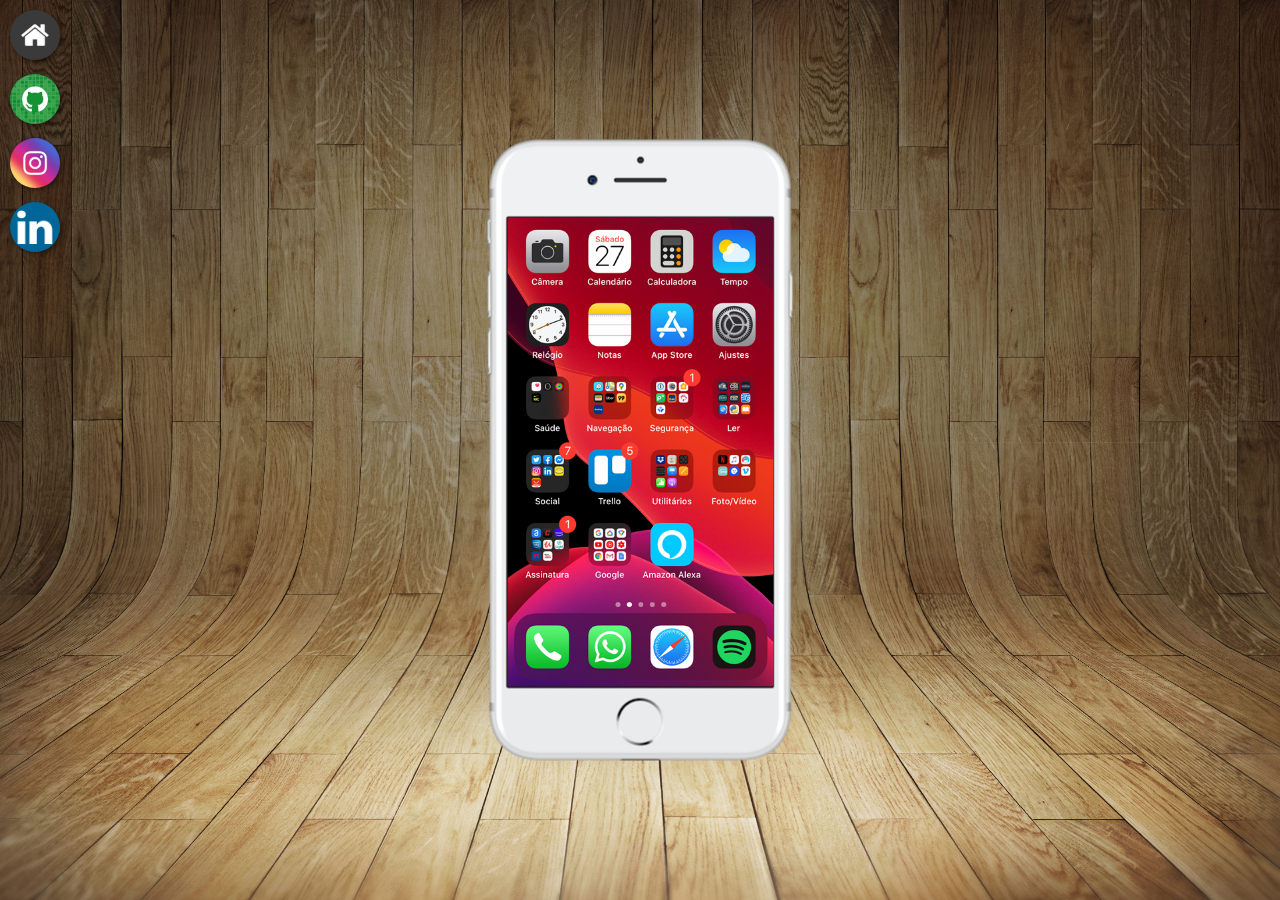
<file: index.html>
<!DOCTYPE html>
<html lang="pt-br">
<head>
    <meta charset="UTF-8">
    <meta http-equiv="X-UA-Compatible" content="IE=edge">
    <meta name="viewport" content="width=device-width, initial-scale=1.0">
    <title>Redes Sociais</title>
    <link rel="shortcut icon" href="favicon.ico" type="image/x-icon">
    <link rel="stylesheet" href="estilos/style.css">
</head>
<body>
    <main>
        <section class="telefone">
            <iframe name="tela" class="tela" src="home.html" frameborder="0"></iframe>
        </section>
        <section class="redes-sociais">
            <a href="home.html" target="tela"><img src="imagens/logo-home.jpg" alt="Home"></a>
            <a href="github.html" target="tela""><img src="imagens/logo-github.jpg" alt="GitHub"></a>
            <a href="instagram.html" target="tela"><img src="imagens/logo-instagram.jpg" alt="Instagram"></a>
            <a href="linkedin.html" target="tela"><img src="imagens/logo-linkedin.png" alt="Linkedin"></a>
        </section>
    </main>
</body>
</html>
</file>
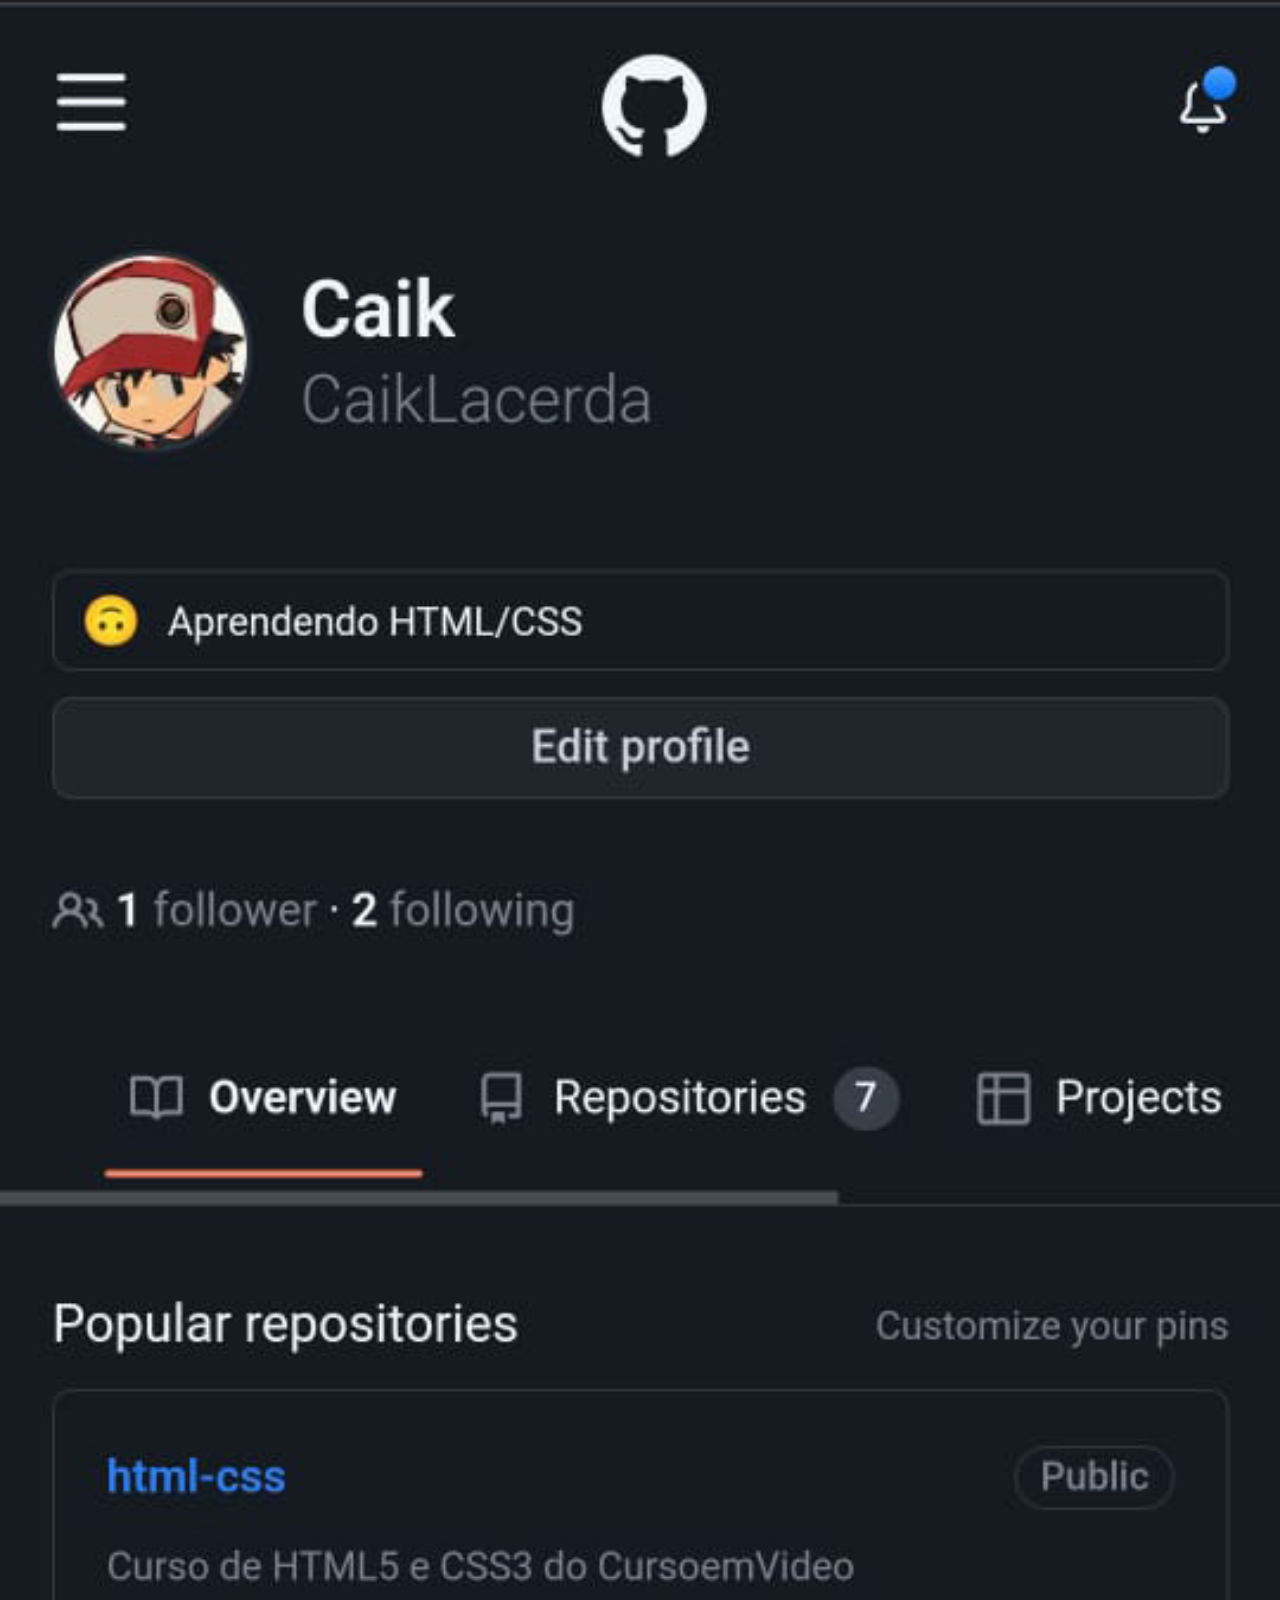
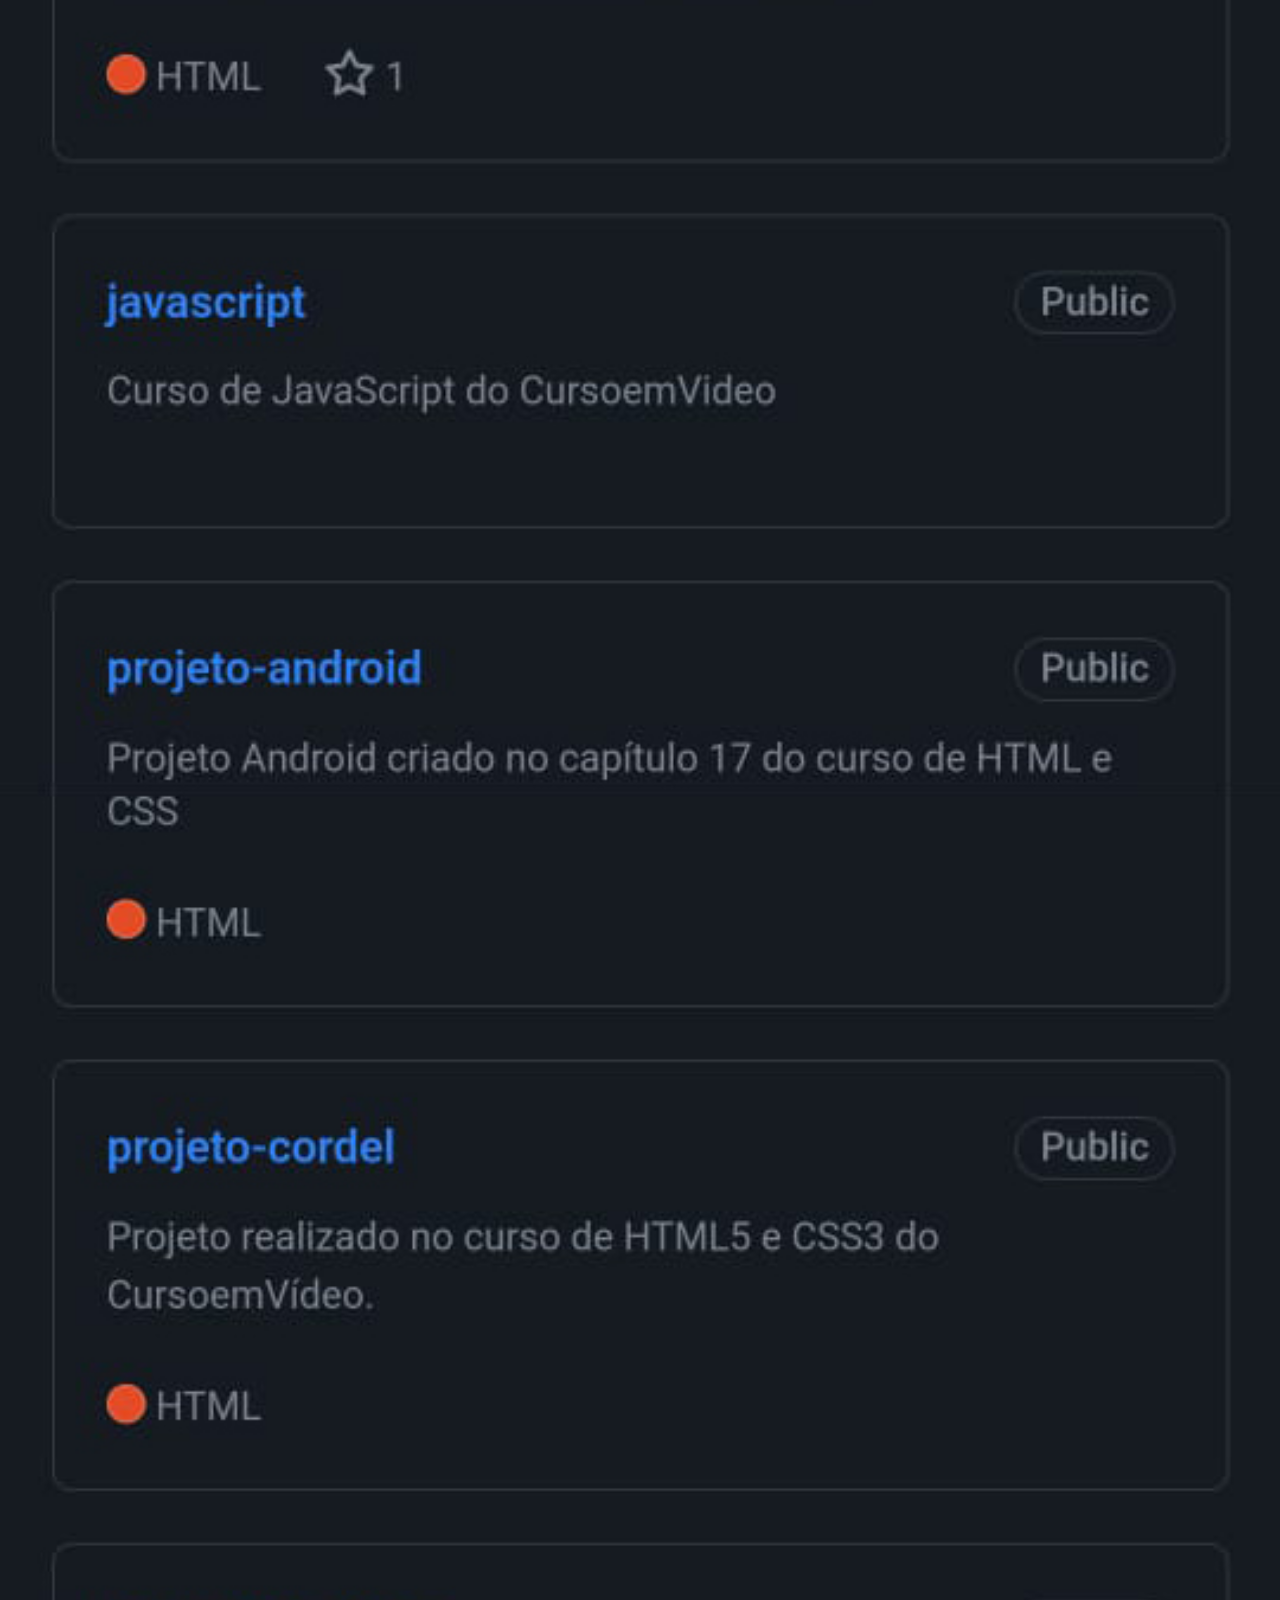
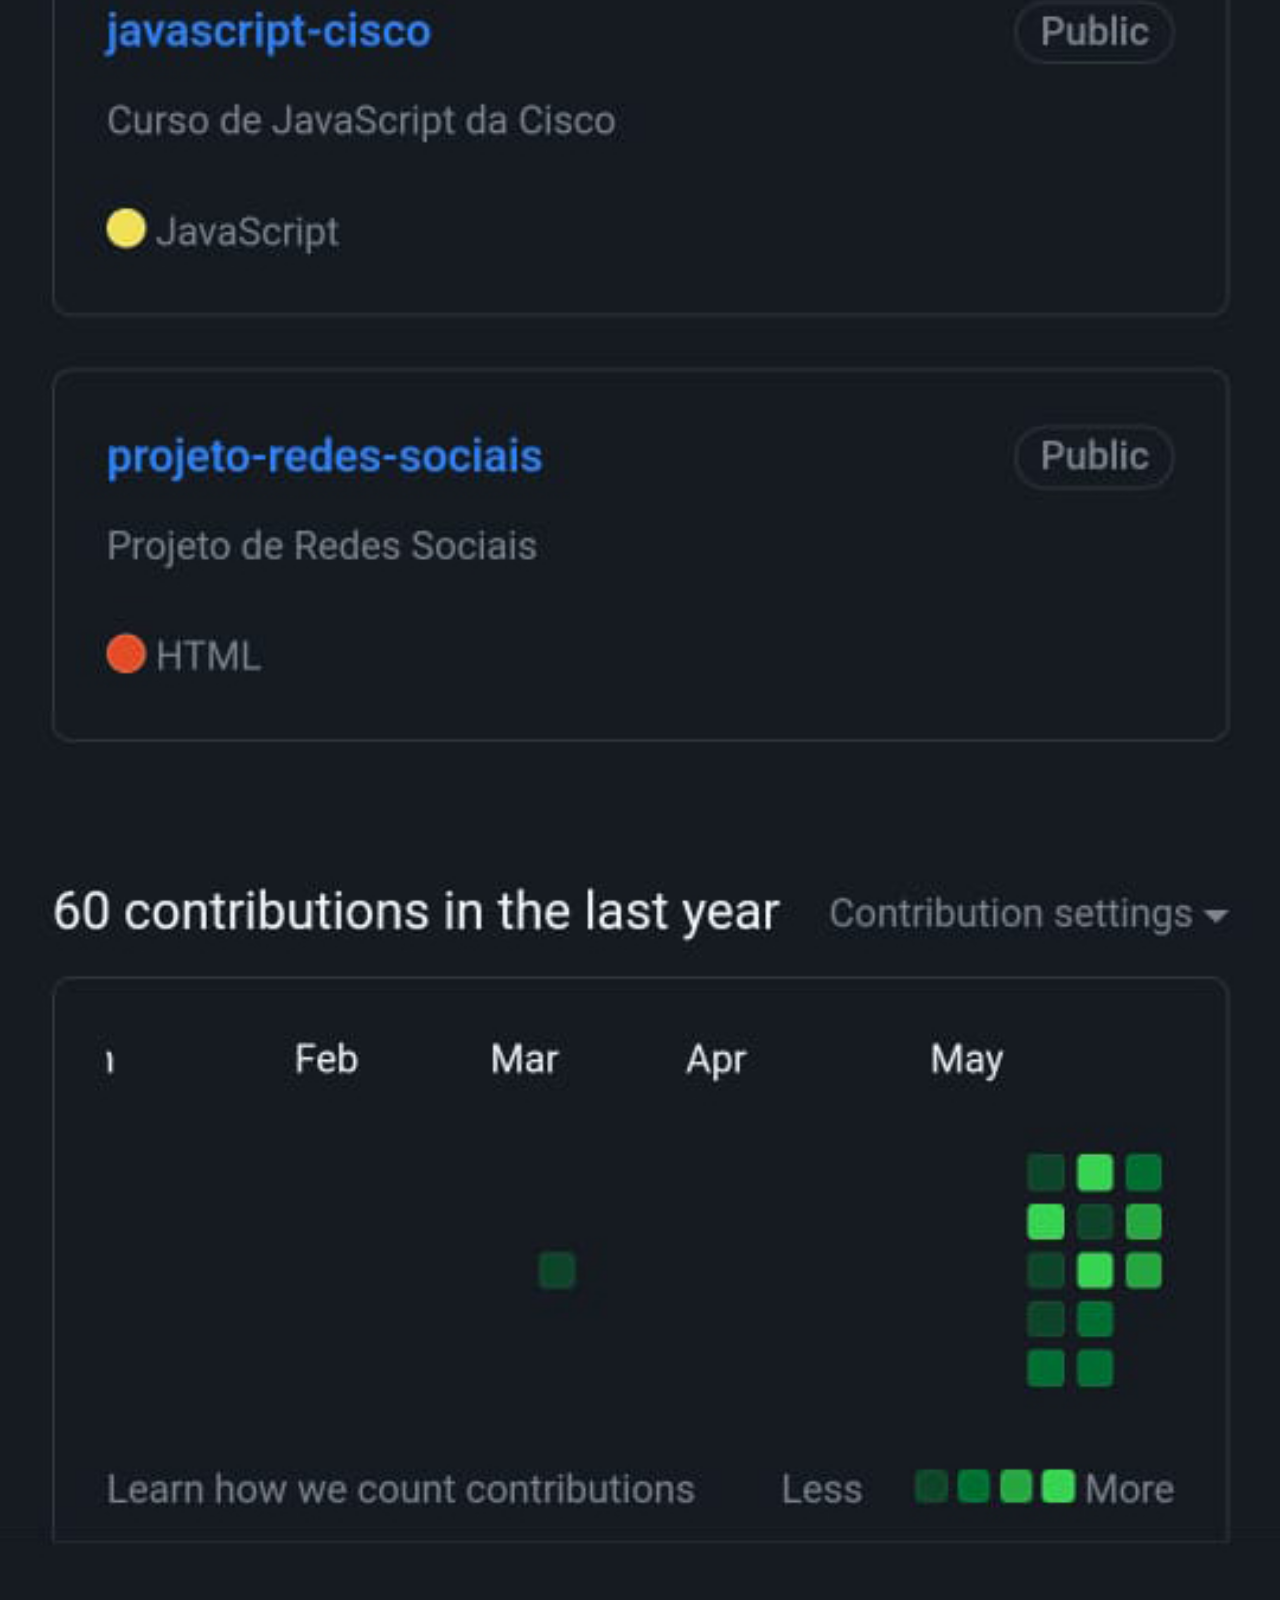
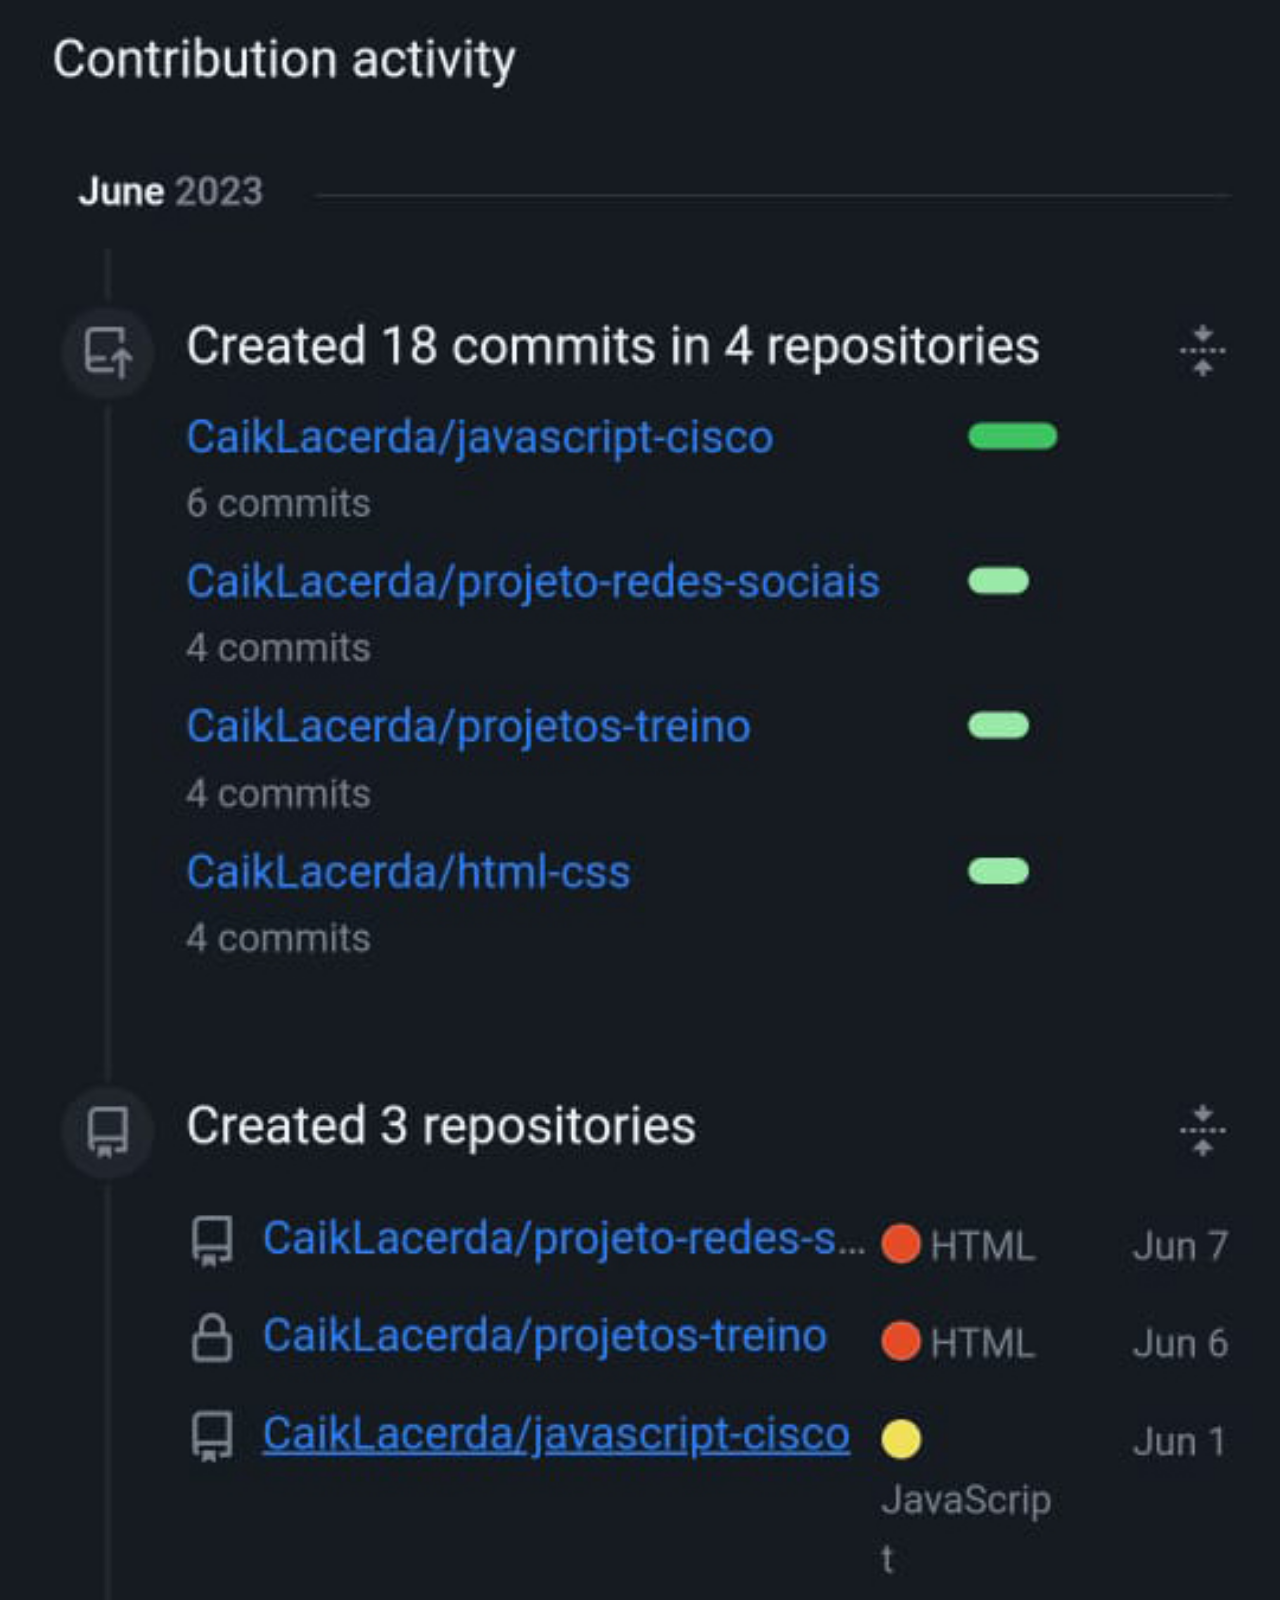
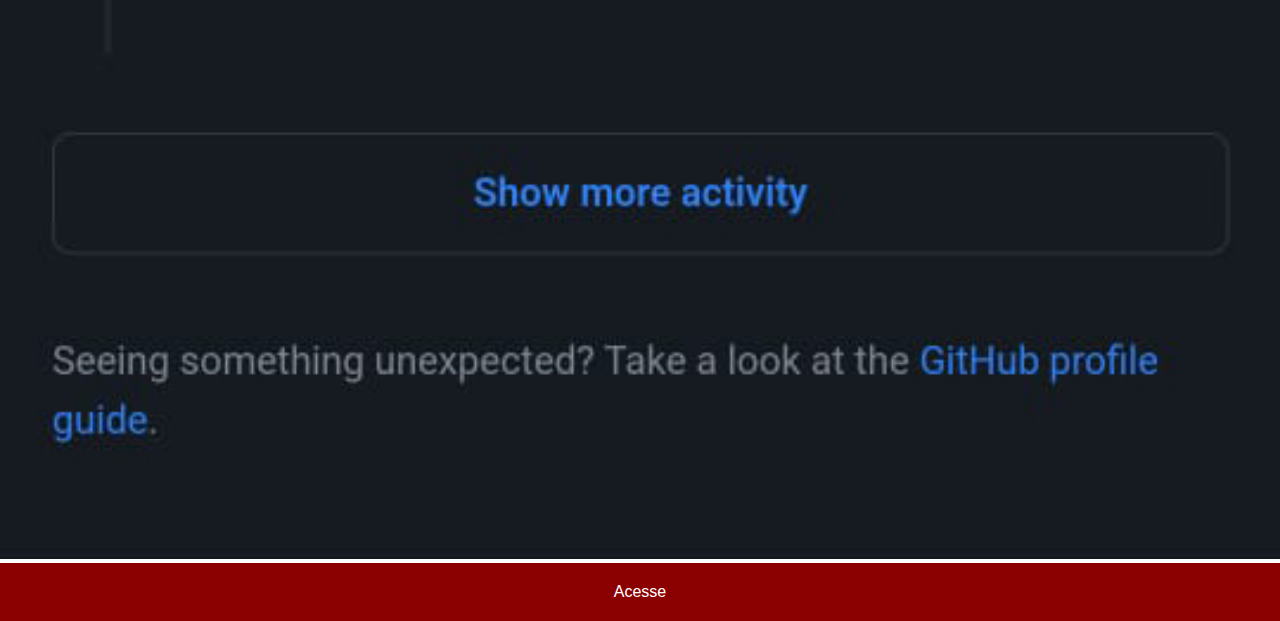
<file: github.html>
<!DOCTYPE html>
<html lang="pt-br">
<head>
    <meta charset="UTF-8">
    <meta http-equiv="X-UA-Compatible" content="IE=edge">
    <meta name="viewport" content="width=device-width, initial-scale=1.0">
    <title>GitHub</title>
    <link rel="stylesheet" href="estilos/social.css">
</head>
<body>
    <img src="imagens/tela-github.jpg" alt="GitHub">
    <a href="https://github.com/CaikLacerda" target="_blank">Acesse</a>
</body>
</html>
</file>
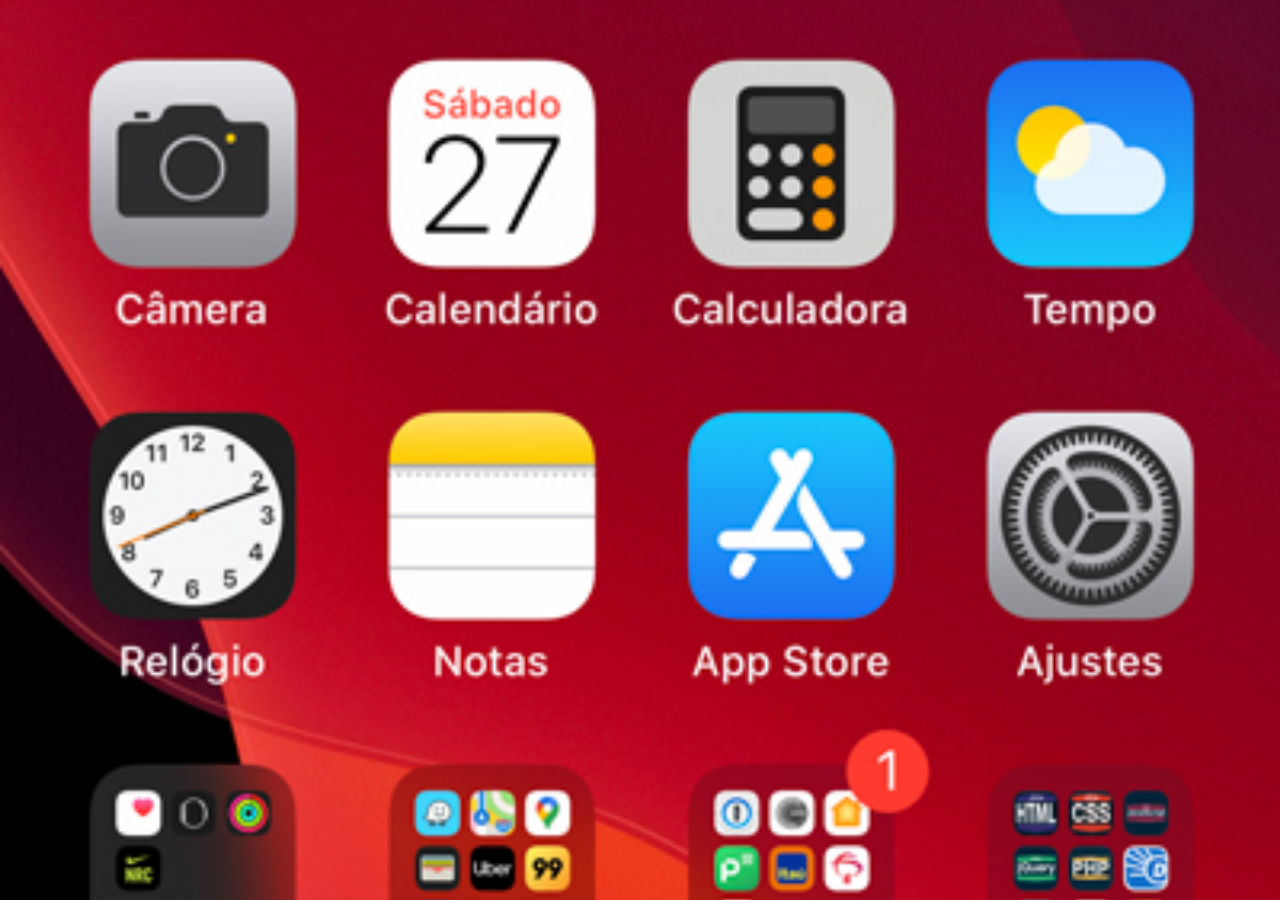
<file: home.html>
<!DOCTYPE html>
<html lang="pt-br">
<head>
    <meta charset="UTF-8">
    <meta http-equiv="X-UA-Compatible" content="IE=edge">
    <meta name="viewport" content="width=device-width, initial-scale=1.0">
    <title>Home</title>
</head>
<style>
    * {
        padding: 0px;
        margin: 0px;
    }

    body {
        background: url(imagens/tela-home.jpg) no-repeat top center;
        background-size: cover;
    }   
</style >

<body>
    
</body>
</html>
</file>
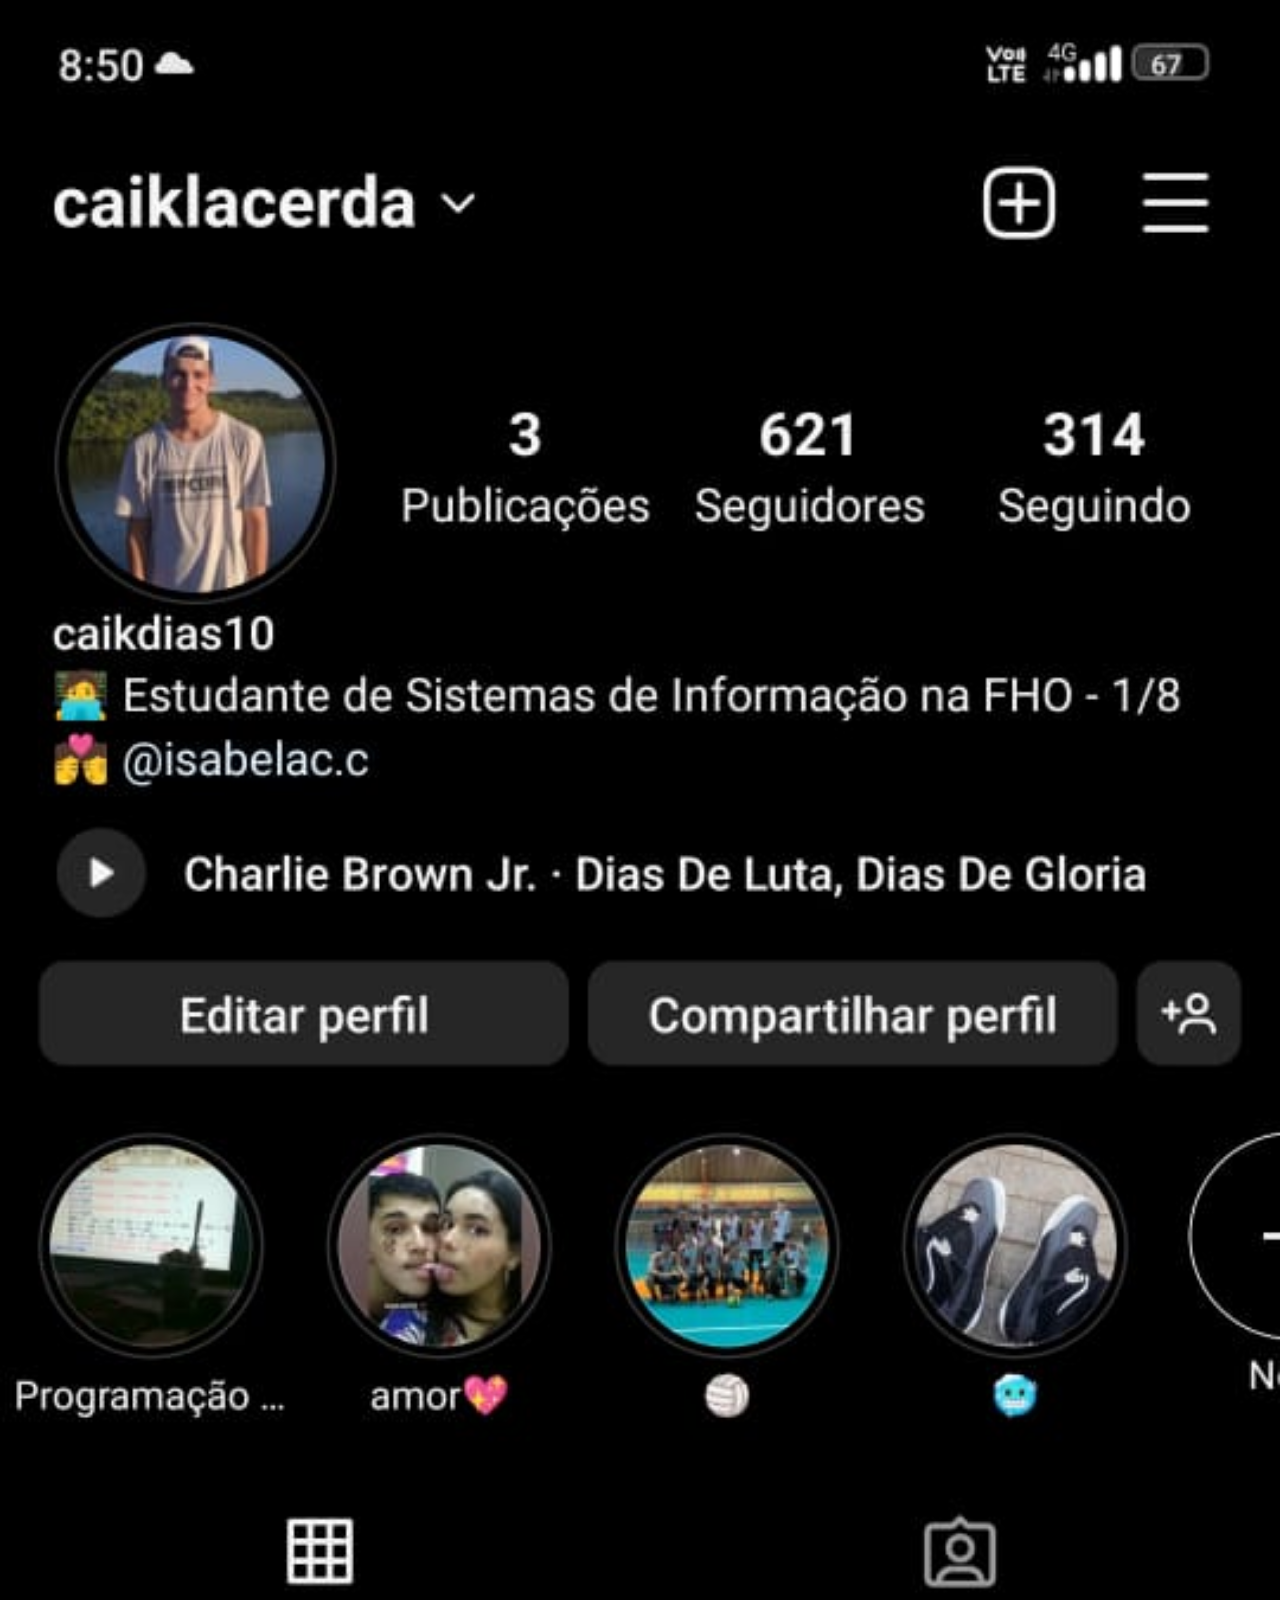
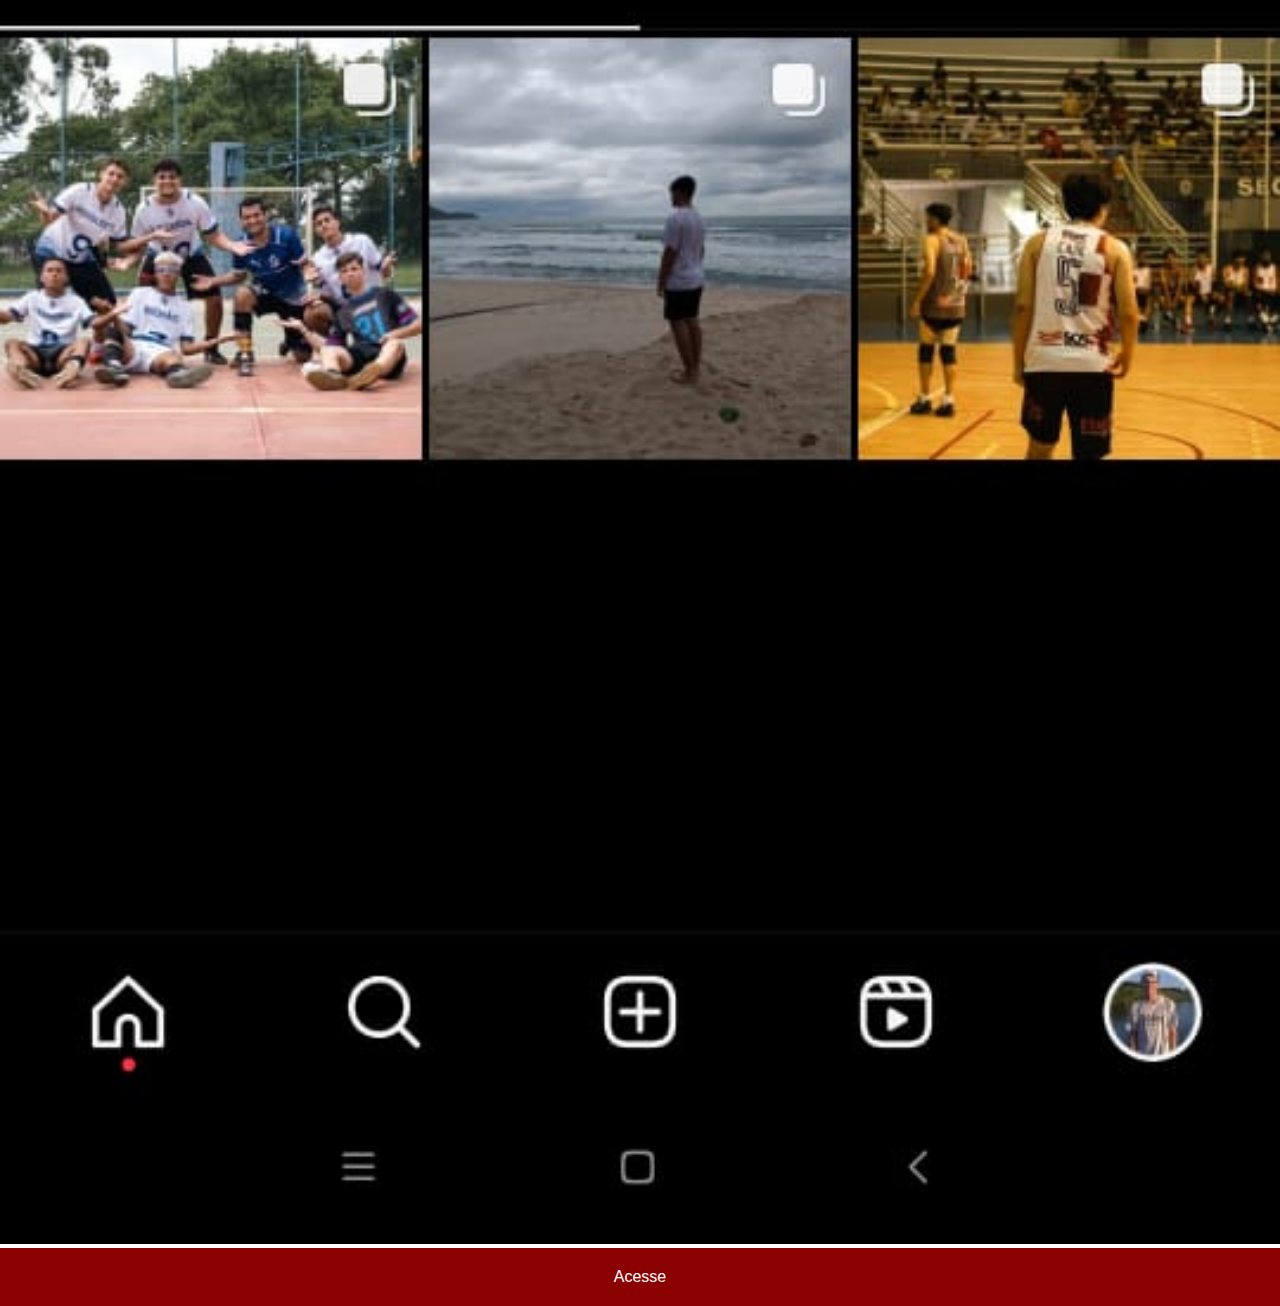
<file: instagram.html>
<!DOCTYPE html>
<html lang="pt-br">
<head>
    <meta charset="UTF-8">
    <meta http-equiv="X-UA-Compatible" content="IE=edge">
    <meta name="viewport" content="width=device-width, initial-scale=1.0">
    <title>GitHub</title>
    <link rel="stylesheet" href="estilos/social.css">
</head>
<body>
    <img src="imagens/tela-instagram.jpeg" alt="Instagram">
    <a href="https://www.instagram.com/caiklacerda/" target="_blank">Acesse</a>
</body>
</html>
</file>
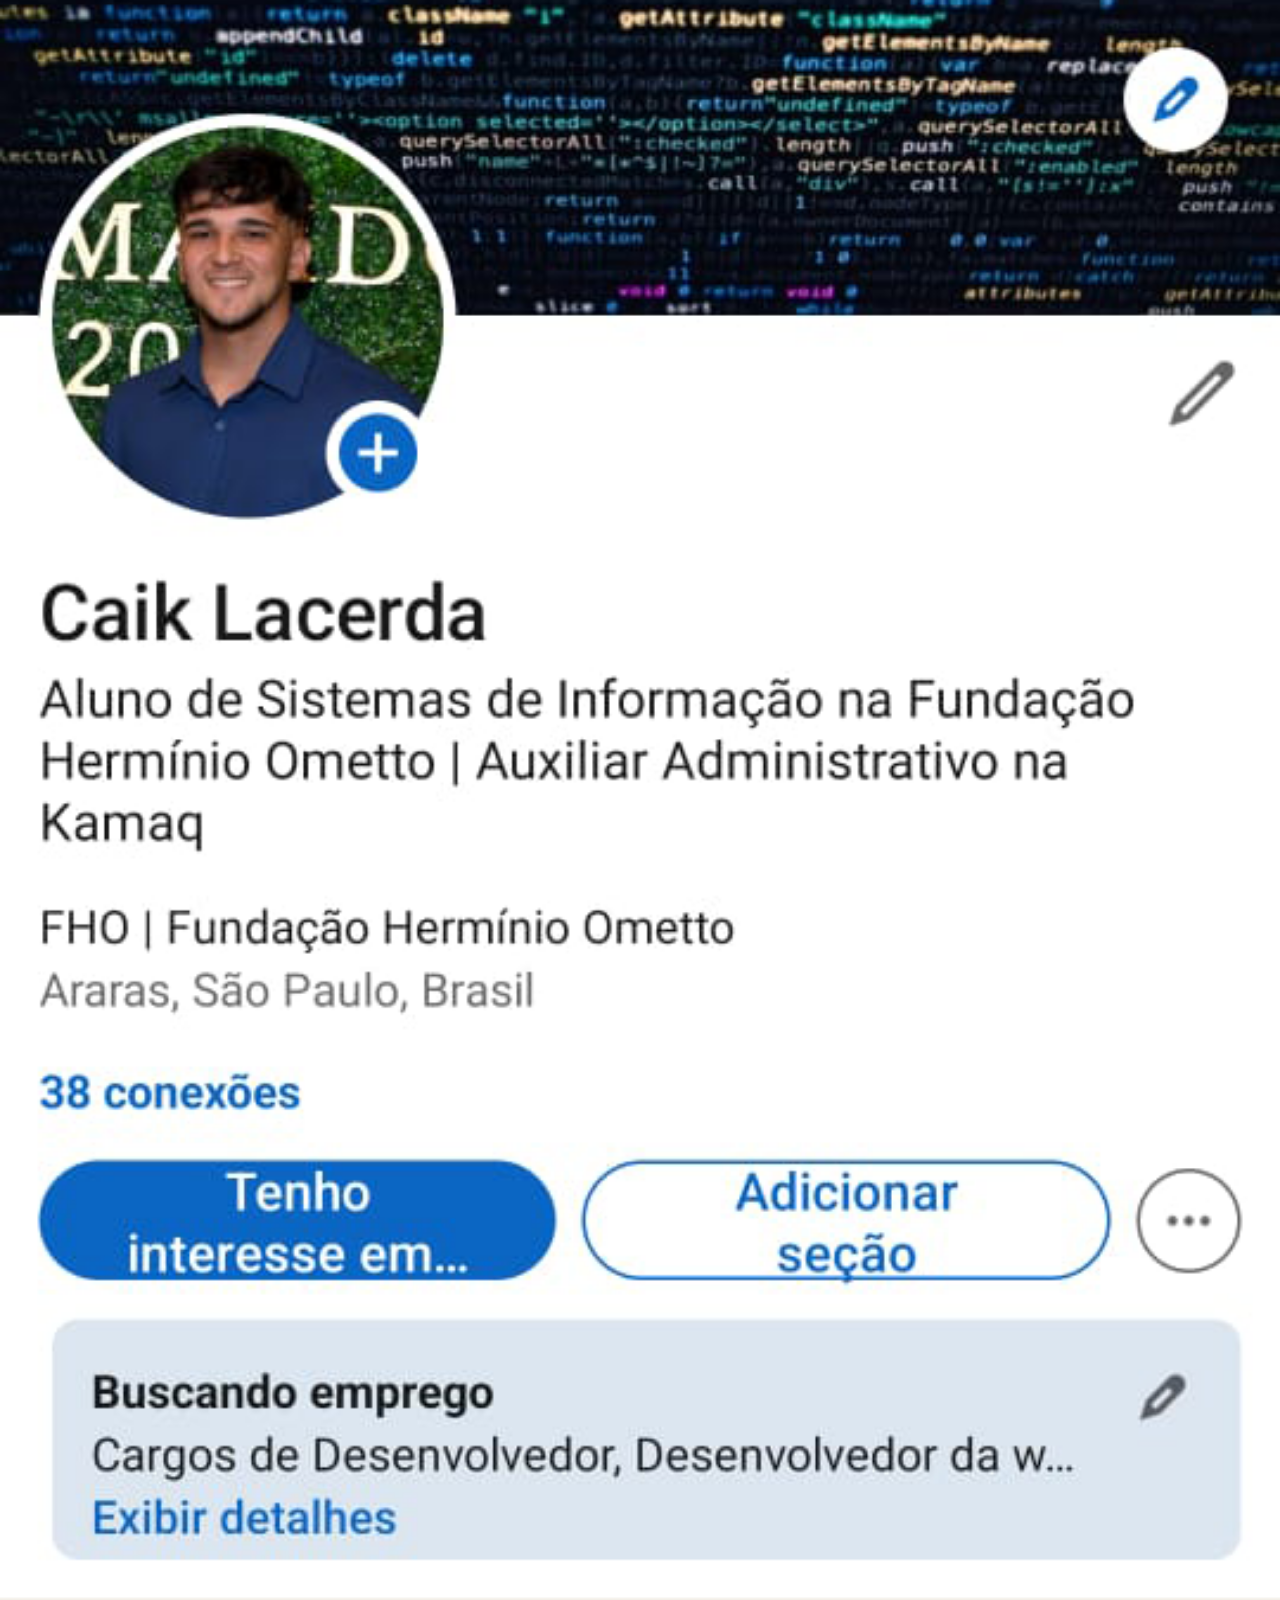
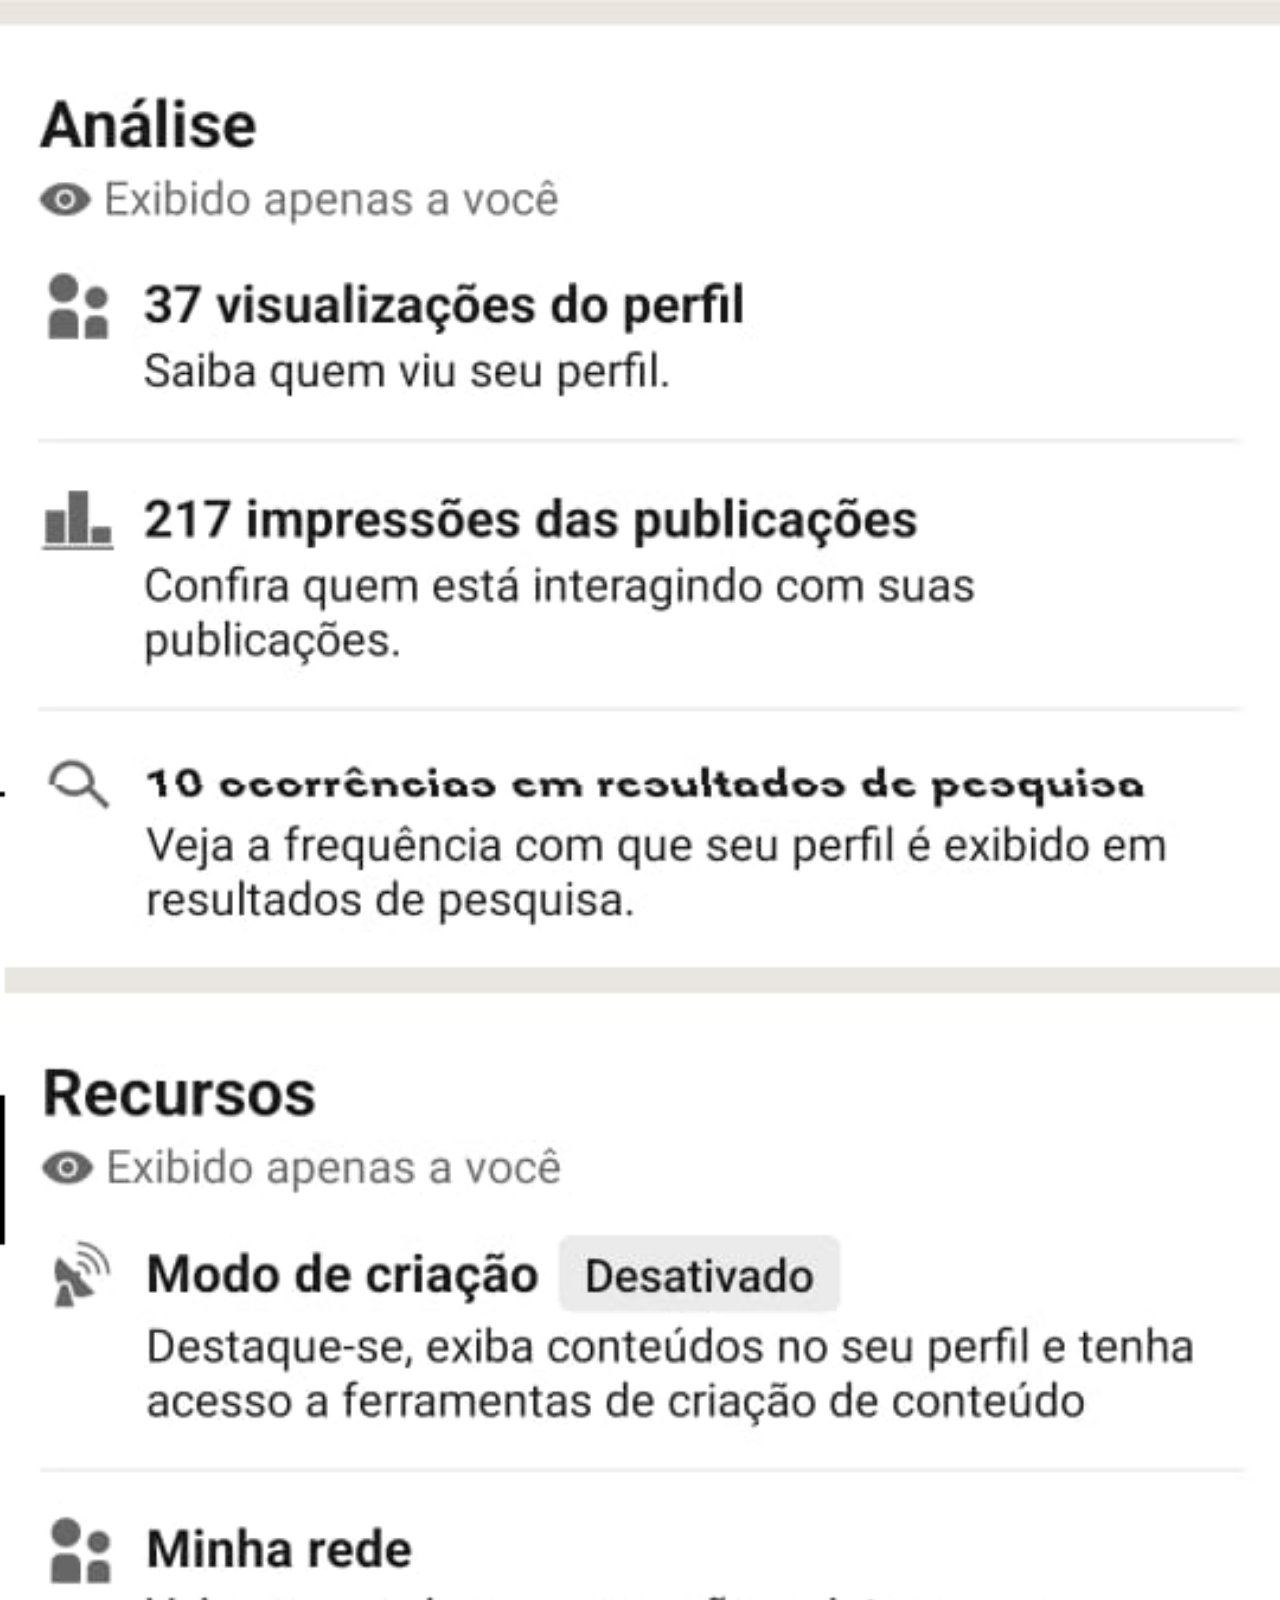
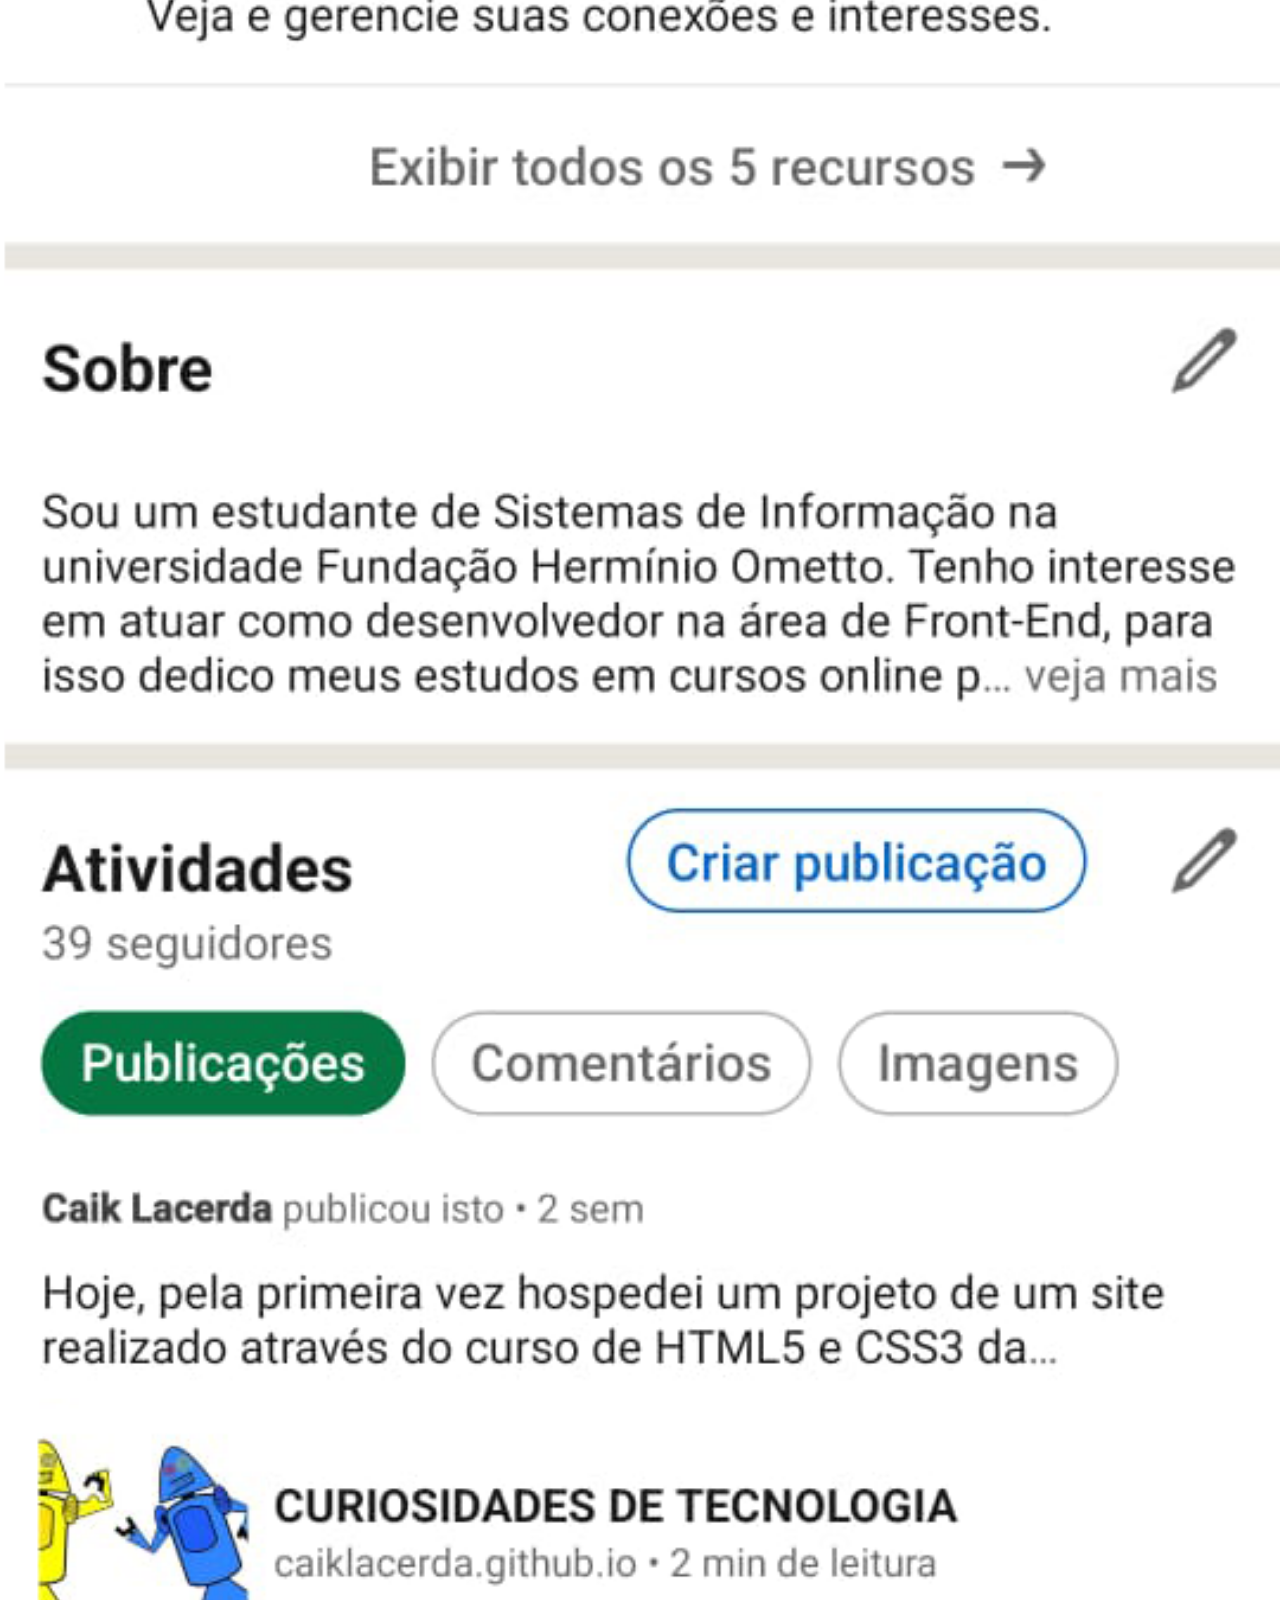
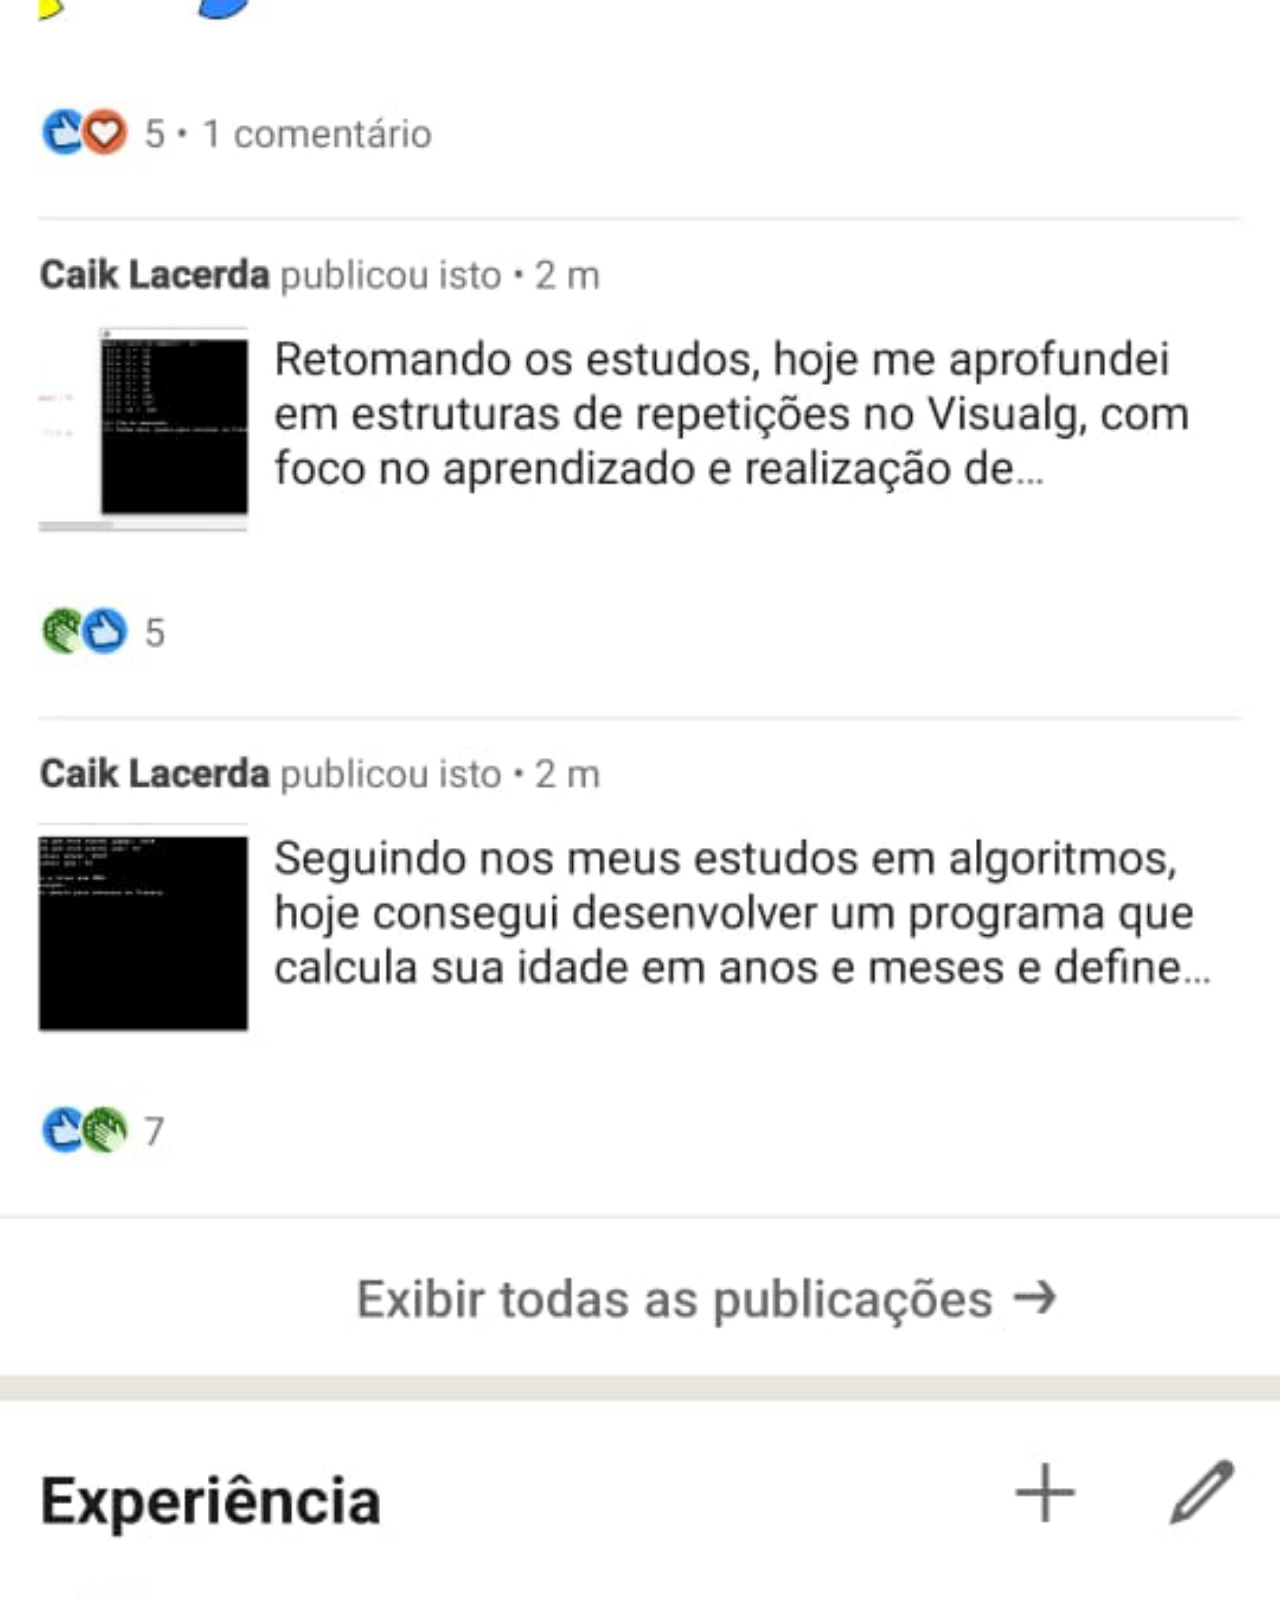
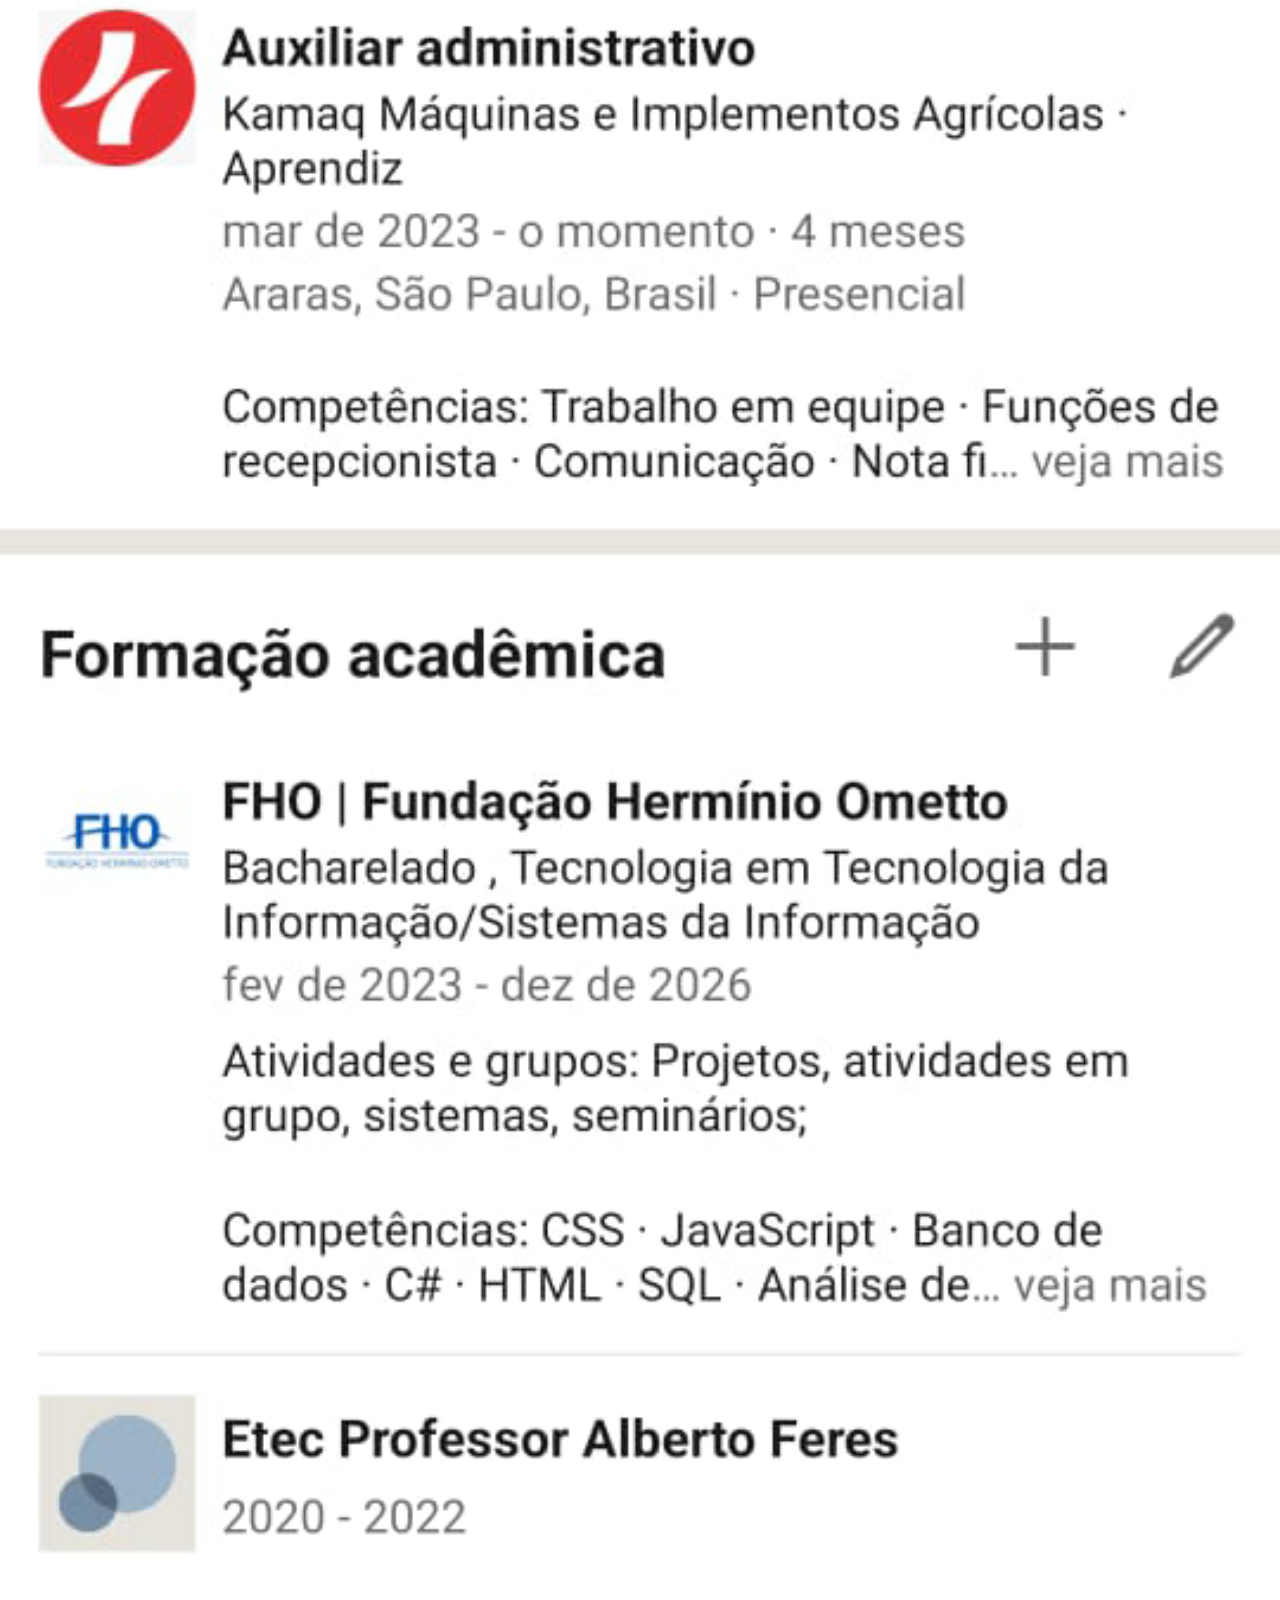
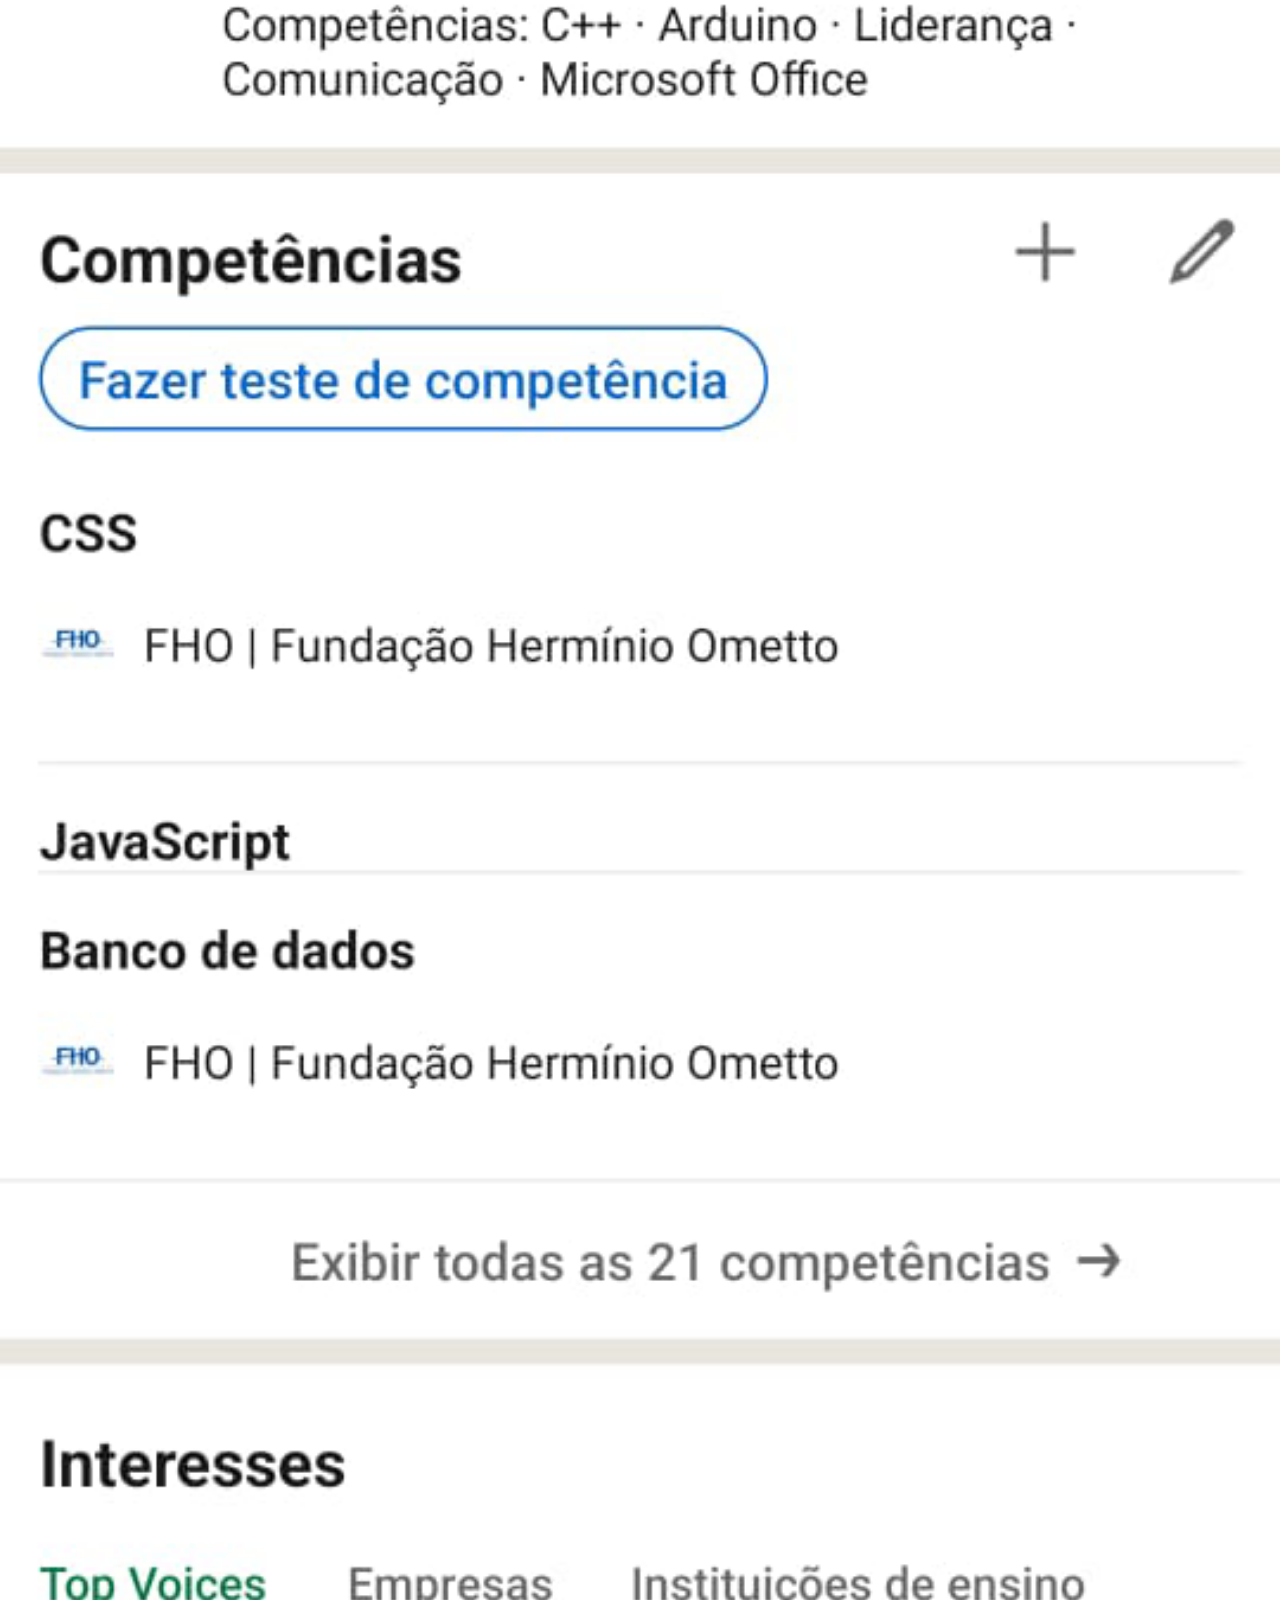
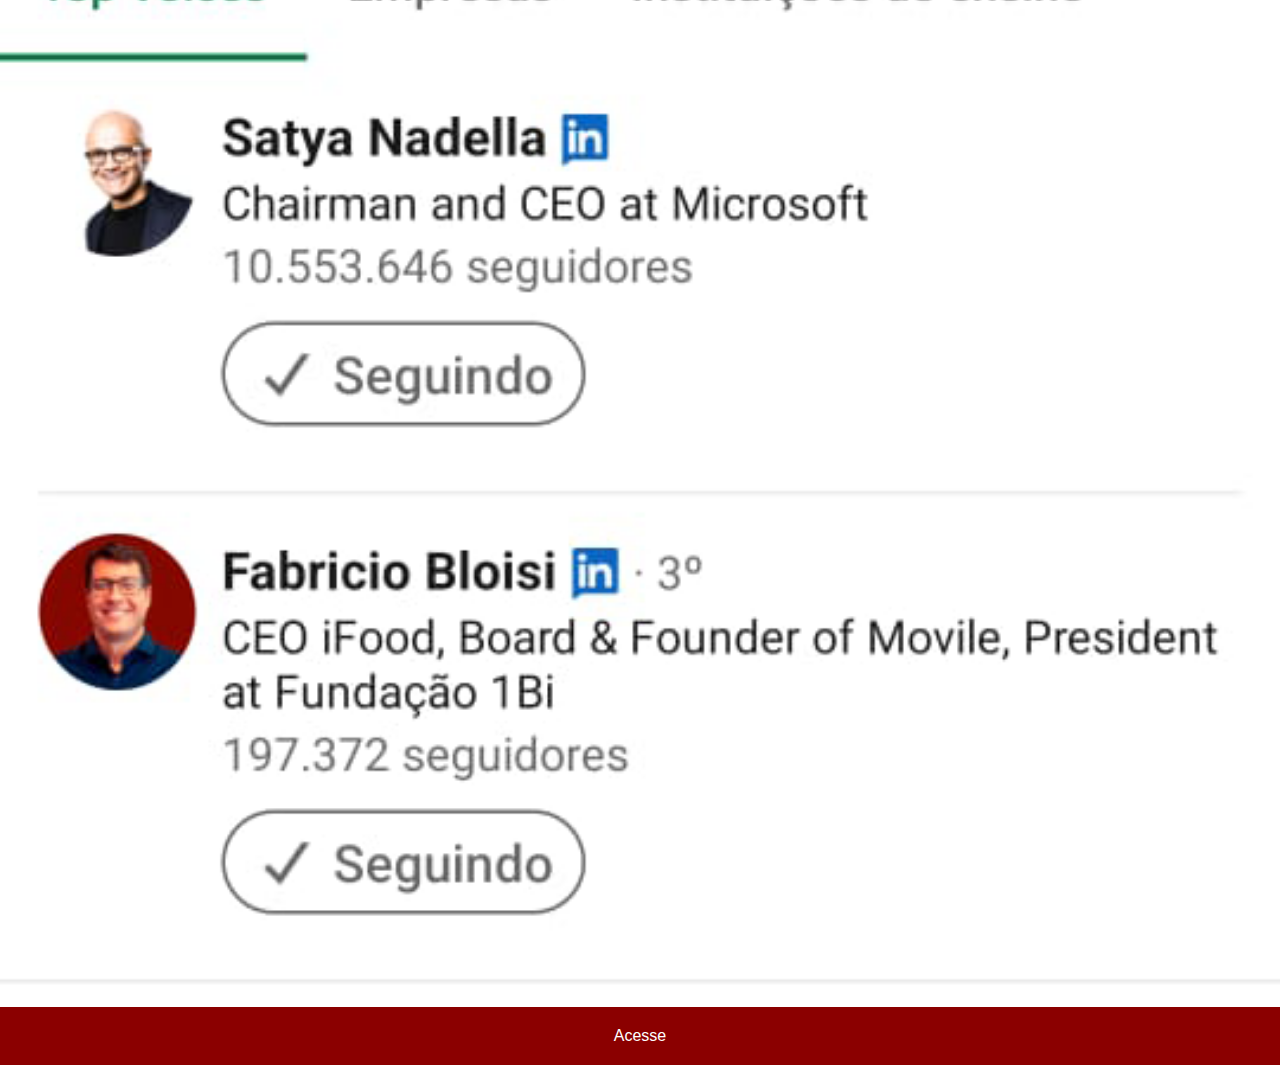
<file: linkedin.html>
<!DOCTYPE html>
<html lang="pt-br">
<head>
    <meta charset="UTF-8">
    <meta http-equiv="X-UA-Compatible" content="IE=edge">
    <meta name="viewport" content="width=device-width, initial-scale=1.0">
    <title>GitHub</title>
    <link rel="stylesheet" href="estilos/social.css">
</head>
<body>
    <img src="imagens/tela-linkedin.png" alt="Linkedin">
    <a href="https://www.linkedin.com/in/caik-lacerda-b15614262/" target="_blank">Acesse</a>
</body>
</html>
</file>
<file: estilos/style.css>
* {
    padding: 0px;
    margin: 0px;
    box-sizing: border-box;
}

html, body {
    height: 100vh;
    width: 100vw;
    background-image: url('../imagens/fundo-madeira.jpg');
    background-repeat: no-repeat;
    background-position: top center;
    background-size: cover;
    background-attachment: fixed;
}

main{
    position: relative;
    height: 100vh;
}

.telefone {
    position: absolute;
    top: 50%;
    left: 50%;
    transform: translate(-50%, -50%);

   height: 627px;
   width: 311px;
   background-image: url('../imagens/frame-iphone.png');
   background-repeat: no-repeat;
}

.tela {
    position: relative;
    top: 81px;
    left: 23px;

    height: 469px;
    width: 266px;
}

.redes-sociais {
    display: flex;
    flex-direction: column;
    row-gap: 10px;
    padding: 10px 0px 0px 10px;
}

.redes-sociais img{
    width: 50px;
    border-radius: 50%;
    box-shadow: 2px 2px 5px rgba(0, 0, 0, 0.438);
}

.redes-sociais img:hover {
    border: 2px solid rgba(255, 255, 255, 0.514);
    transform: translate(3px, -1px);
    transition: transform .2s;
}
</file>
<file: estilos/social.css>
* {
    margin: 0px;
    padding: 0px;
    font-family: Arial, Helvetica, sans-serif;
}

::-webkit-scrollbar {
    width: 0px;
    height: 0px;
}

img {
    width: 100vw;
}

a {
    display: block;
    background-color: darkred;
    padding: 20px;
    text-align: center;
    color: white;
    text-decoration: none;

}
</file>
